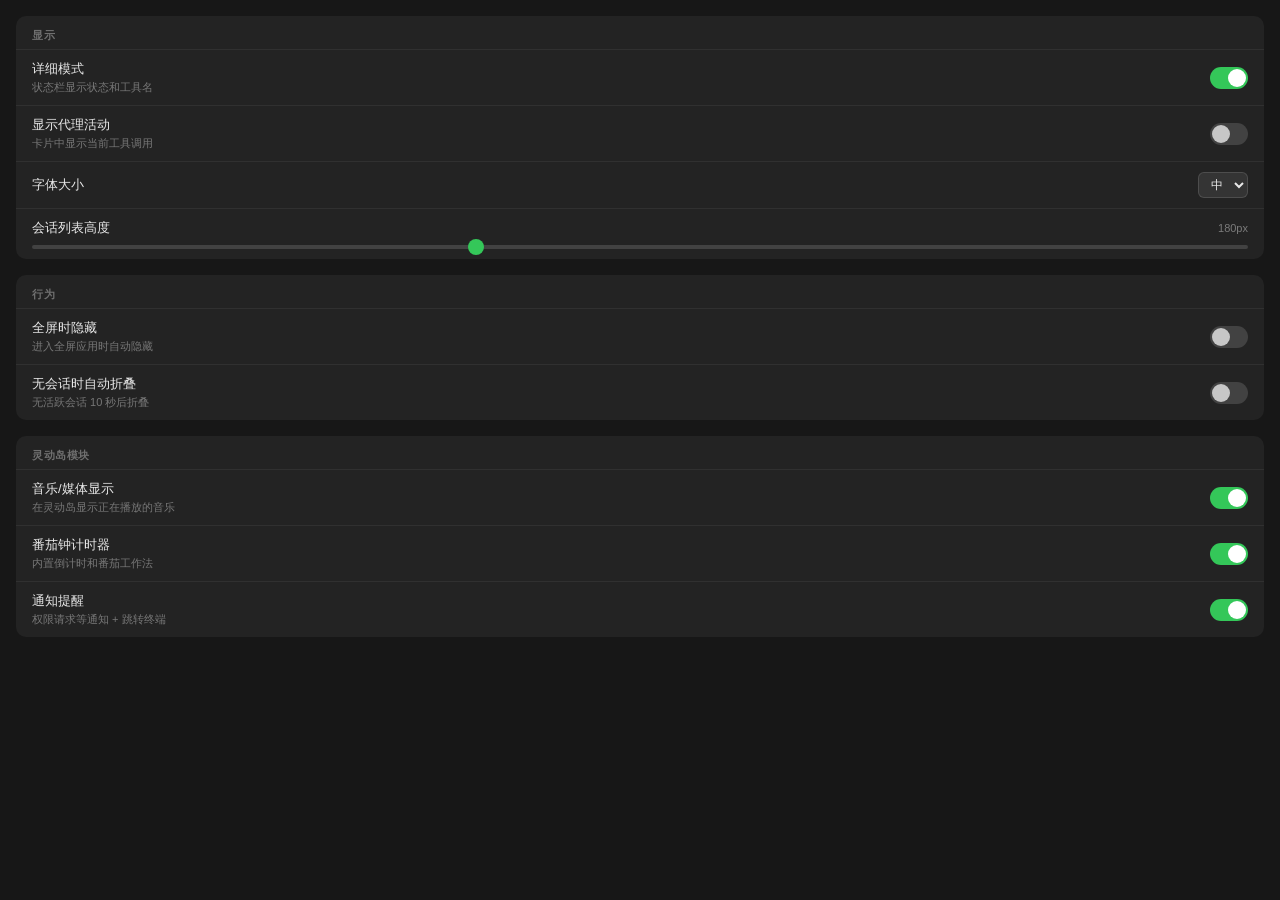
<file: ui/settings.html>
<!DOCTYPE html>
<html lang="zh">
<head>
  <meta charset="UTF-8">
  <meta name="viewport" content="width=device-width, initial-scale=1.0">
  <title>notchOS 设置</title>
  <style>
    * { box-sizing: border-box; margin: 0; padding: 0; }

    body {
      font-family: -apple-system, BlinkMacSystemFont, "SF Pro Text", sans-serif;
      background: #171717;
      color: #e8e8e8;
      font-size: 13px;
      -webkit-font-smoothing: antialiased;
    }

    .page {
      padding: 16px;
      display: flex;
      flex-direction: column;
      gap: 16px;
    }

    .section {
      background: rgba(255, 255, 255, 0.05);
      border-radius: 10px;
      overflow: hidden;
    }

    .section-title {
      font-size: 11px;
      font-weight: 600;
      text-transform: uppercase;
      letter-spacing: 0.6px;
      color: rgba(255, 255, 255, 0.35);
      padding: 12px 16px 6px;
    }

    .row {
      display: flex;
      align-items: center;
      justify-content: space-between;
      padding: 10px 16px;
      border-top: 1px solid rgba(255, 255, 255, 0.06);
      gap: 12px;
    }

    .row:first-of-type { border-top: none; }

    .row-info { flex: 1; min-width: 0; }

    .row-label {
      font-size: 13px;
      color: #e8e8e8;
    }

    .row-hint {
      font-size: 11px;
      color: rgba(255, 255, 255, 0.38);
      margin-top: 2px;
    }

    /* Toggle switch */
    .toggle {
      position: relative;
      width: 38px;
      height: 22px;
      flex-shrink: 0;
      cursor: pointer;
    }

    .toggle input { opacity: 0; width: 0; height: 0; position: absolute; }

    .toggle-track {
      position: absolute;
      inset: 0;
      background: rgba(255, 255, 255, 0.14);
      border-radius: 11px;
      transition: background 0.2s;
    }

    .toggle-track::before {
      content: "";
      position: absolute;
      width: 18px;
      height: 18px;
      left: 2px;
      top: 2px;
      background: rgba(255, 255, 255, 0.7);
      border-radius: 50%;
      transition: transform 0.2s, background 0.2s;
    }

    .toggle input:checked + .toggle-track { background: #34c759; }
    .toggle input:checked + .toggle-track::before {
      transform: translateX(16px);
      background: #fff;
    }

    /* Select */
    select {
      background: rgba(255, 255, 255, 0.08);
      border: 1px solid rgba(255, 255, 255, 0.12);
      border-radius: 6px;
      color: #e8e8e8;
      font-size: 12px;
      padding: 4px 8px;
      cursor: pointer;
      outline: none;
      flex-shrink: 0;
    }

    select:focus { border-color: rgba(255, 255, 255, 0.22); }

    /* Slider row */
    .row-slider {
      flex-direction: column;
      align-items: stretch;
      gap: 8px;
    }

    .row-slider-top {
      display: flex;
      align-items: center;
      justify-content: space-between;
    }

    .row-val {
      font-size: 11px;
      color: rgba(255, 255, 255, 0.4);
      font-variant-numeric: tabular-nums;
    }

    input[type="range"] {
      width: 100%;
      height: 4px;
      -webkit-appearance: none;
      appearance: none;
      background: rgba(255, 255, 255, 0.14);
      border-radius: 2px;
      outline: none;
      cursor: pointer;
    }

    input[type="range"]::-webkit-slider-thumb {
      -webkit-appearance: none;
      width: 16px;
      height: 16px;
      border-radius: 50%;
      background: #34c759;
      cursor: pointer;
    }
  </style>
</head>
<body>
  <div class="page">

    <div class="section">
      <div class="section-title">显示</div>

      <div class="row">
        <div class="row-info">
          <div class="row-label">详细模式</div>
          <div class="row-hint">状态栏显示状态和工具名</div>
        </div>
        <label class="toggle">
          <input type="checkbox" id="s-detailedMode">
          <span class="toggle-track"></span>
        </label>
      </div>

      <div class="row">
        <div class="row-info">
          <div class="row-label">显示代理活动</div>
          <div class="row-hint">卡片中显示当前工具调用</div>
        </div>
        <label class="toggle">
          <input type="checkbox" id="s-showAgentActivity">
          <span class="toggle-track"></span>
        </label>
      </div>

      <div class="row">
        <div class="row-label">字体大小</div>
        <select id="s-fontSize">
          <option value="small">小</option>
          <option value="medium">中</option>
          <option value="large">大</option>
        </select>
      </div>

      <div class="row row-slider">
        <div class="row-slider-top">
          <div class="row-label">会话列表高度</div>
          <span class="row-val" id="s-heightVal">180px</span>
        </div>
        <input type="range" id="s-maxListHeight" min="100" max="320" step="20">
      </div>
    </div>

    <div class="section">
      <div class="section-title">行为</div>

      <div class="row">
        <div class="row-info">
          <div class="row-label">全屏时隐藏</div>
          <div class="row-hint">进入全屏应用时自动隐藏</div>
        </div>
        <label class="toggle">
          <input type="checkbox" id="s-hideInFullscreen">
          <span class="toggle-track"></span>
        </label>
      </div>

      <div class="row">
        <div class="row-info">
          <div class="row-label">无会话时自动折叠</div>
          <div class="row-hint">无活跃会话 10 秒后折叠</div>
        </div>
        <label class="toggle">
          <input type="checkbox" id="s-autoHideWhenIdle">
          <span class="toggle-track"></span>
        </label>
      </div>
    </div>

    <div class="section">
      <div class="section-title">灵动岛模块</div>

      <div class="row">
        <div class="row-info">
          <div class="row-label">音乐/媒体显示</div>
          <div class="row-hint">在灵动岛显示正在播放的音乐</div>
        </div>
        <label class="toggle">
          <input type="checkbox" id="s-enableMusic">
          <span class="toggle-track"></span>
        </label>
      </div>

      <div class="row">
        <div class="row-info">
          <div class="row-label">番茄钟计时器</div>
          <div class="row-hint">内置倒计时和番茄工作法</div>
        </div>
        <label class="toggle">
          <input type="checkbox" id="s-enableTimer">
          <span class="toggle-track"></span>
        </label>
      </div>

      <div class="row">
        <div class="row-info">
          <div class="row-label">通知提醒</div>
          <div class="row-hint">权限请求等通知 + 跳转终端</div>
        </div>
        <label class="toggle">
          <input type="checkbox" id="s-enableNotifications">
          <span class="toggle-track"></span>
        </label>
      </div>
    </div>

  </div>
  <script src="shared.js"></script>
  <script src="settings.js"></script>
</body>
</html>
</file>
